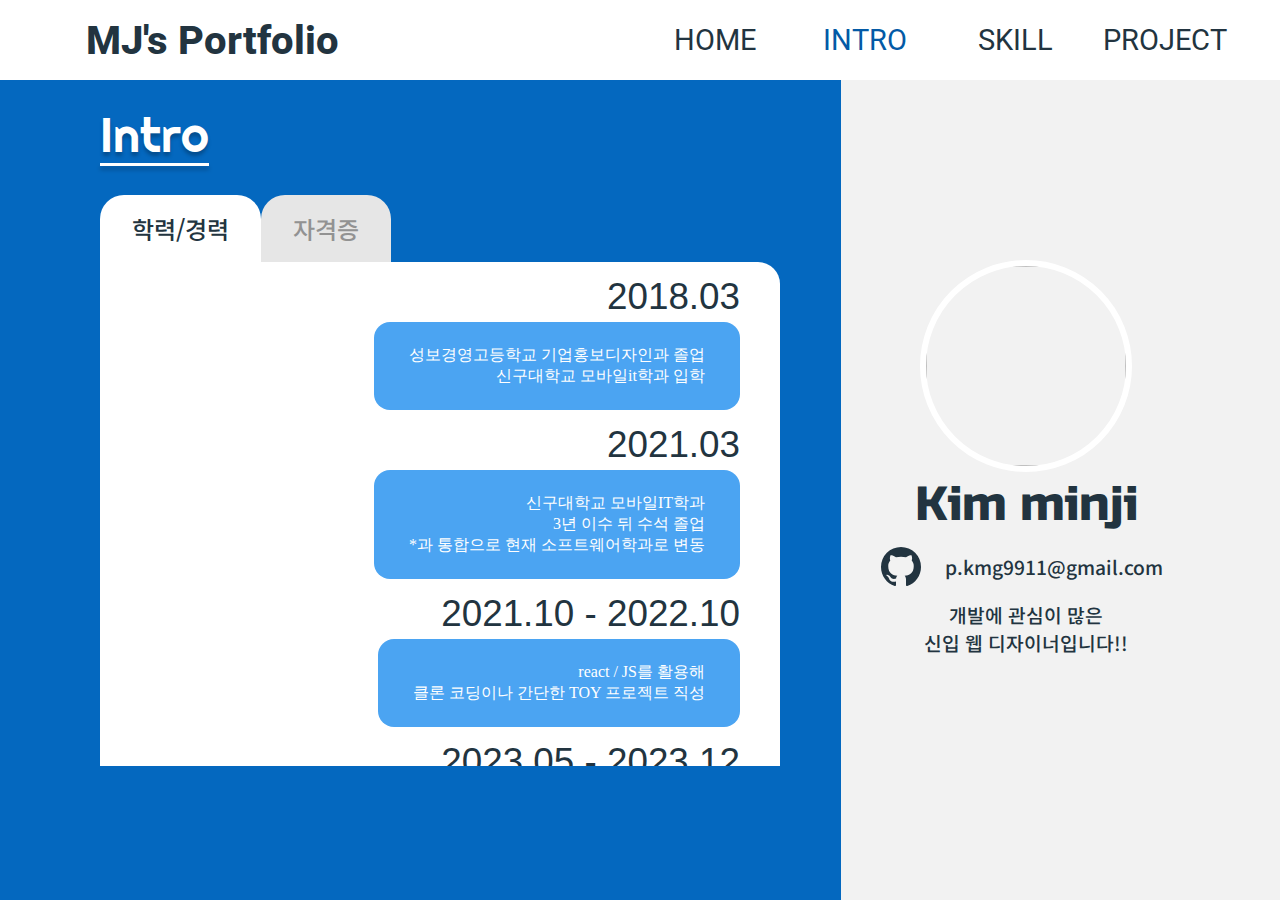
<file: html/intro.html>
<!DOCTYPE html>
<html lang="ko">
<head>
    <meta charset="UTF-8">
    <link rel="stylesheet" href="../css/base.css" />
    <link rel="stylesheet" href="../css/intro.css" />
    <script src="https://code.jquery.com/jquery-3.6.0.min.js"></script>
    <script src="../js/intro_script.js"></script>
    <meta name="viewport" content="width=device-width, initial-scale=1.0">
    <title>MJ's Portfolio</title>
</head>
<body>
    <header class="center_all">
        <nav>
            <h1 class="roboto-header-logo"><a href="../index.html">MJ's Portfolio</a></h1>
            <ul class="roboro-menu">
                <li><a href="../index.html">HOME</a></li>
                <li class="nav_point"><a href="../html/intro.html">INTRO</a></li>
                <li><a href="../html/skill.html">SKILL</a></li>
                <li><a href="../html/project.html">PROJECT</a></li>
            </ul>
        </nav>
    </header>
    <div class="content_element center_all">
        <ul>
            <li id="intro">
                <ul>
                    <li id="intro_career_Information">
                        <h2 class="Righteous-title">Intro</h2>
                        <article class="intro_content">
                            <ul class="tabmenu">
                                <li class="on">
                                    <h2 class="noto-sans-kr-careerTag"><a href="#">학력/경력</a></h2>
                                    <div class="career tabcon">
                                        <ul class="careerlist">
                                            <li>
                                                <p>2018.03</p>
                                                <div>
                                                    성보경영고등학교 기업홍보디자인과 졸업 <br>
                                                    신구대학교 모바일it학과 입학
                                                </div>
                                            </li>
                                            <li>
                                                <p>2021.03</p>
                                                <div>
                                                    신구대학교 모바일IT학과 <br>
                                                    3년 이수 뒤 수석 졸업 <br>
                                                    *과 통합으로 현재 소프트웨어학과로 변동
                                                </div>
                                            </li>
                                            <li>
                                                <p>2021.10 - 2022.10</p>
                                                <div>
                                                    react / JS를 활용해 <br>
                                                    클론 코딩이나 간단한 TOY 프로젝트 직성
                                                </div>
                                            </li>
                                            <li>
                                                <p>2023.05 - 2023.12</p>
                                                <div>
                                                    성남시 청년희망인턴 청년청소년과 재직 <br>
                                                    청년지원센터에 관련된 취 · 창업 프로젝트에 필요한 업무 지원 및 <br>
                                                    청년 관련 컨텐츠,  자료 시각화 업무 수행 <br>
                                                    (카드뉴스, 사이니치 배너)
                                                </div>
                                            </li>
                                            <li>
                                                <p>2024.09- 2025.03</p>
                                                <div>
                                                    한국 잡월드에서 진행하는 메타버스 인턴십 - 인턴IN메타 진행 <br>
                                                    경영기획사무(3기)  / 응용SW개발(4기) 수료 완료 
                                                </div>
                                            </li>                                                                                                                                                    
                                        </ul>
                                    </div>
                                </li>
                                <li>
                                    <h2 class="noto-sans-kr-careerTag"><a href="#">자격증</a></h2>
                                    <div class="license tabcon">
                                        <ul class="careerlist two">
                                            <li>
                                                <p>2015.07</p>
                                                <div>
                                                    컴퓨터활용능력2급 취득 <br>
                                                    대한상공회의소
                                                </div>
                                            </li>
                                            <li>
                                                <p>2015.08</p>
                                                <div>
                                                    정보기술자격(ITQ) 아래한글 A등급 취득 <br>
                                                    한국생산성본부(KPC)
                                                </div>
                                            </li>                                    
                                            <li>
                                                <p>2016.01</p>
                                                <div>
                                                    정보기술자격(ITQ) 파워포인트, 엑셀 A등급 취득 <br>
                                                    한국생산성본부(KPC)
                                                </div>
                                            </li>
                                            <li>
                                                <p>2017.07</p>
                                                <div>
                                                    컴퓨터그래픽스운용기능사 취득 <br>
                                                    한국산업인력공단
                                                </div>
                                            </li>
                                            <li>
                                                <p>2017.12</p>
                                                <div>
                                                    전자상거래운용사 취득 <br>
                                                    대한상공회의소
                                                </div>
                                            </li>                                    
                                            <li>
                                                <p>2021.06</p>
                                                <div>
                                                    정보처리산업기사 취득 <br>
                                                    한국산업인력공단
                                                </div>
                                            </li>                                                                                                                                                    
                                        </ul>
                                    </div>
                                </li>
                            </ul>
                        </article>
                    </li>
                    <li id="intro_minji_Information">
                        <ul>
                            <li><img id="intro_minji_image"></li>
                            <li class="russo-one-regular-minji-name">Kim minji</li>
                            <li>
                                <a href="https://github.com/LATIsi" target='_blank'>
                                    <div class="mdi--github"></div>
                                </a>
                                <p class="noto-sans-kr-minji-text">p.kmg9911@gmail.com</p>
                            </li>
                            <li class="noto-sans-kr-minji-text">
                                개발에 관심이 많은 <br>
                                신입 웹 디자이너입니다!!
                            </li>
                            <li> </li>
                        </ul>
                    </li>
                </ul>
            </li>
        </ul>
    </div>
</body>
</html>
</file>
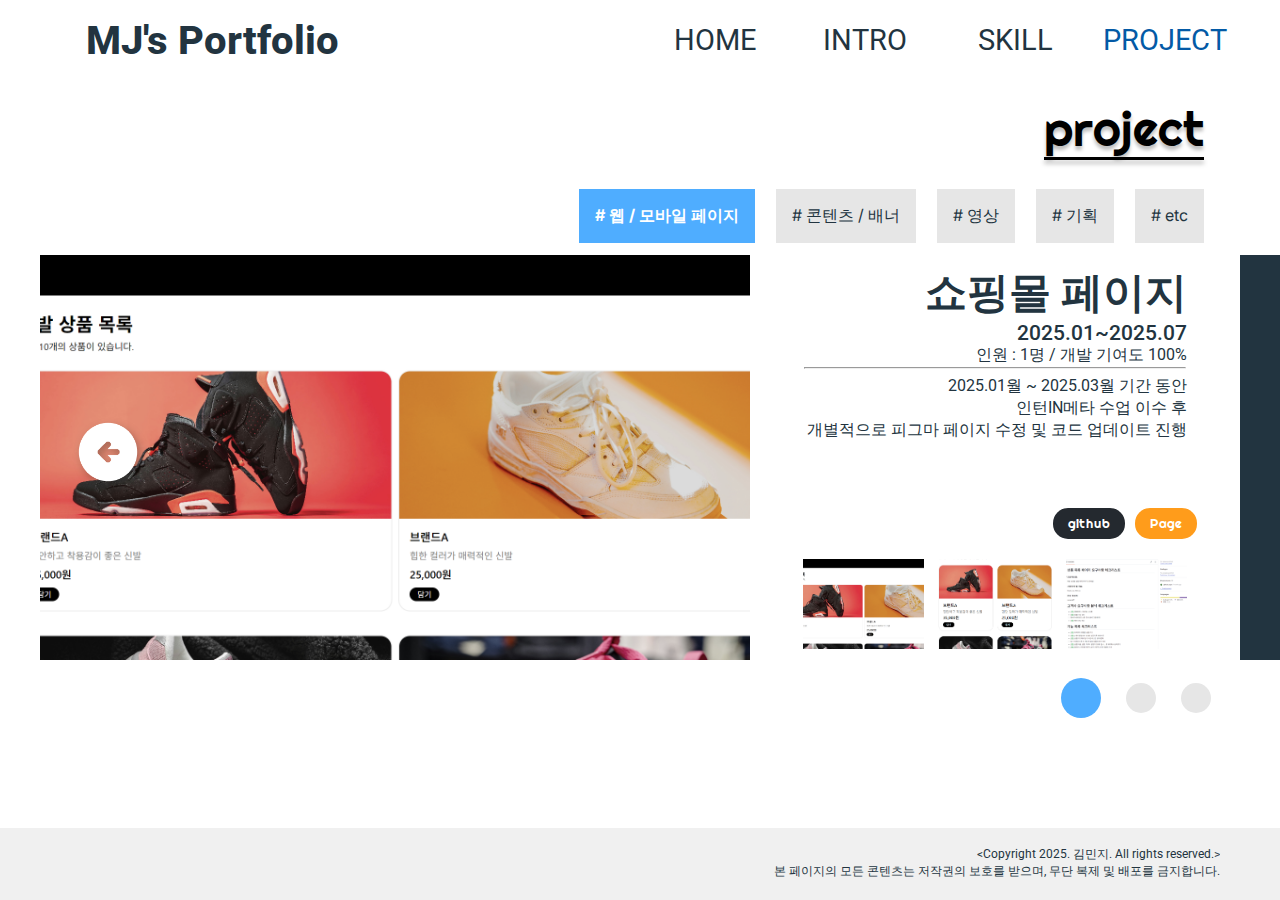
<file: html/project.html>
<!DOCTYPE html>
<html lang="ko">
<head>
    <meta charset="UTF-8">
    <link rel="stylesheet" href="../css/base.css" />
    <link rel="stylesheet" href="../css/project.css" />
    <script src="https://code.jquery.com/jquery-3.6.0.min.js"></script>
    <script src="../js/project_script.js"></script>
    <script src="../js/menu.js"></script>
    <meta name="viewport" content="width=device-width, initial-scale=1.0">
    <title>MJ's Portfolio</title>
</head>
<body>
    <header class="center_all">
        <nav>
            <h1 class="roboto-header-logo"><a href="../index.html">MJ's Portfolio</a></h1>
            <ul class="roboro-menu">
                <li><a href="../index.html">HOME</a></li>
                <li><a href="../html/intro.html">INTRO</a></li>
                <li><a href="../html/skill.html">SKILL</a></li>
                <li class="nav_point"><a href="../html/project.html">PROJECT</a></li>
            </ul>
        <img src="../image/material-symbols--menu-rounded.png" class="menu_mobile">
        </nav>
    </header>
    <div class="content_element center_all">
        <ul>
            <li id="project">
                <h2 class="Righteous-title">project</h2>
                <ul class="category">
                    <li class="inter-category-select-bold"># 웹 / 모바일 페이지</li>
                    <li># 콘텐츠 / 배너</li>
                    <li># 영상</li>
                    <li># 기획</li>
                    <li># etc</li>
                </ul>
                <ul class="project_content">
                    <div></div>                    
                    <li class="web_project">
                        <ul class="web_list list_on">
                        </ul>
                        <ul class="content_list">
                        </ul>
                        <ul class="video_list">
                        </ul>
                        <ul class="plan_list">
                        </ul>
                        <ul class="etc_list">
                        </ul>                                              
                    </li>
                    <li class="icon">
                        <ul class="lefticon">
                            <img src="../image/4_project/icon/material-symbols--arrow-circle-left-rounded.png">
                        </ul>
                        <ul class="righticon">
                           <img src="../image/4_project/icon/material-symbols--arrow-circle-right-rounded.png">
                        </ul>
                    </li>
                    <ul class="select_list">
                    </ul>
                </ul>
                <footer>
                    <ul>
                        <li>
                            <pre class="roboto-capyright">&lt;Copyright 2025. 김민지. All rights reserved.&gt;
                                본 페이지의 모든 콘텐츠는 저작권의 보호를 받으며, 무단 복제 및 배포를 금지합니다.</pre>
                        </li>
                    </ul>
                </footer>
            </li>
        </ul>
    </div>
    <div class="popup">
        <img>
    </div>
</body>
</html>
</file>
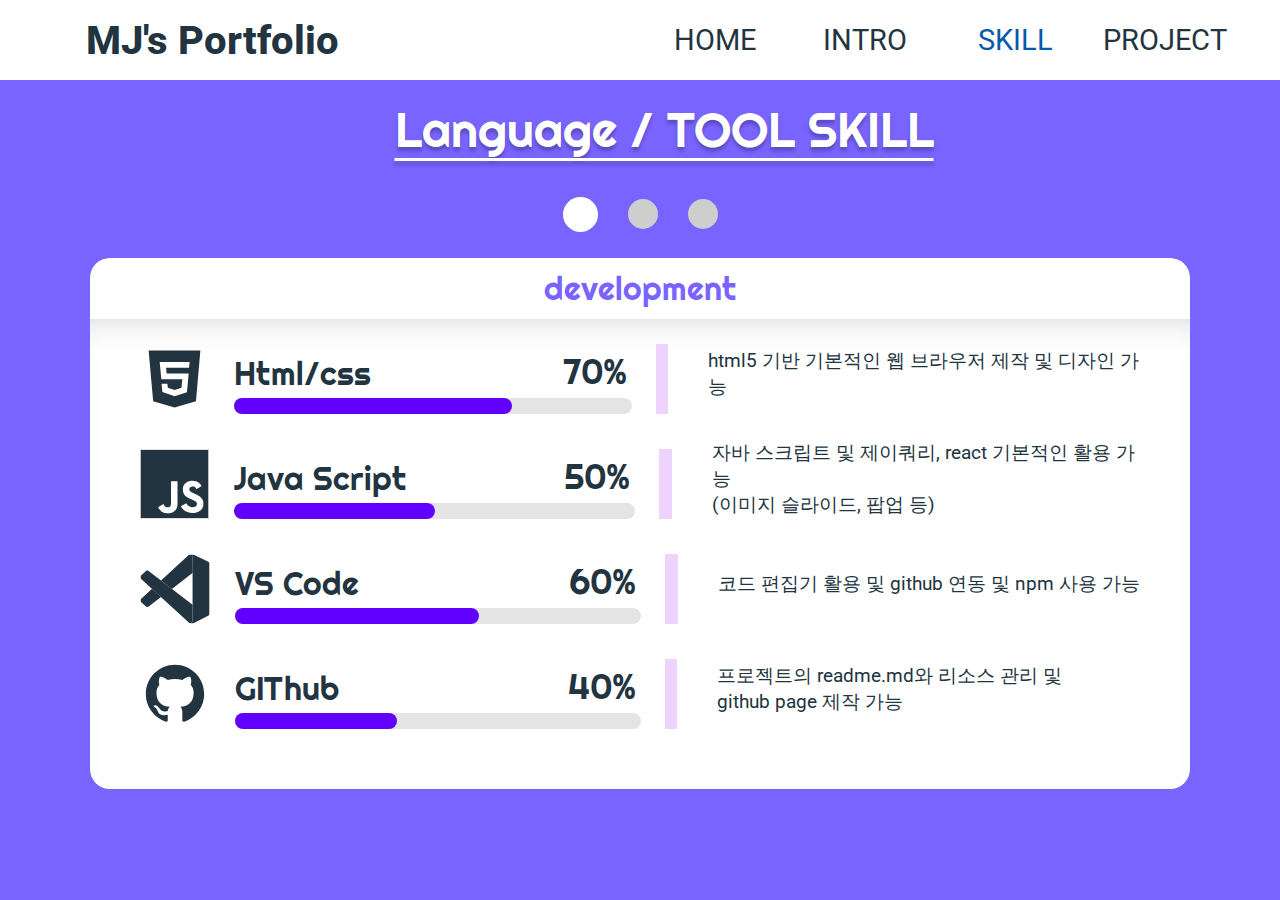
<file: html/skill.html>
<!DOCTYPE html>
<html lang="ko">
<head>
    <meta charset="UTF-8">
    <link rel="stylesheet" href="../css/base.css" />
    <link rel="stylesheet" href="../css/skill.css" />
    <script src="https://code.jquery.com/jquery-3.6.0.min.js"></script>
    <script src="../js/skill_script.js"></script>
    <script src="../js/menu.js"></script>
    <meta name="viewport" content="width=device-width, initial-scale=1.0">
    <title>MJ's Portfolio</title>
</head>
<body>
    <header class="center_all">
        <nav>
            <h1 class="roboto-header-logo"><a href="../index.html">MJ's Portfolio</a></h1>
            <ul class="roboro-menu">
                <li><a href="../index.html">HOME</a></li>
                <li><a href="../html/intro.html">INTRO</a></li>
                <li class="nav_point"><a href="../html/skill.html">SKILL</a></li>
                <li><a href="../html/project.html">PROJECT</a></li>
            </ul>
        </nav>
        <img src="../image/material-symbols--menu-rounded.png" class="menu_mobile">
    </header>
    <div class="content_element center_all ">
        <ul>
            <li id="skill">
                <ul>
                    <li>
                        <h2 class="Righteous-title">Language / TOOL SKILL</h2>
                    </li>
                    <ul class="skill_button">
                        <li class="development_button skill_set"></li>
                        <li class="design_button"></li>
                        <li class="office_work_button"></li>
                    </ul>
                    <ul class="skill_contents">
                        <li class="development_content">
                           <ul>
                                <li class="skill_tag">
                                    <h2 class="Righteous-skill-title development_text_color">development</h2>
                                </li>
                                <li class="skill_list">
                                    <ul>
                                        <li>
                                            <img class="flowbite--html-solid">
                                            <div class="skill_description_main">
                                                <ul>
                                                    <li class="skill_title_text">
                                                        <span>Html/css</span>
                                                        <span>70%</span>   
                                                    </li>
                                                    <li class="skill_title_gauge">
                                                        <span class="gauge development_gauge gauge_70"> </span>
                                                        <span class="gauge_bg"> </span>
                                                    </li>
                                                </ul>
                                            </div>
                                           <div class="skill_description_descript">
                                                <span class="development_line"> </span>
                                                <p class="roboto-skill-description">
                                                    html5 기반 기본적인 웹 브라우저 제작 및 디자인 가능
                                                </p>
                                            </div>
                                        </li>                                        
                                        <li>
                                            <img class="cib--javascript">
                                            <div class="skill_description_main">
                                                <ul>
                                                    <li class="skill_title_text">
                                                        <span>Java Script</span>
                                                        <span>50%</span>   
                                                    </li>
                                                    <li class="skill_title_gauge">
                                                        <span class="gauge development_gauge gauge_50"> </span>
                                                        <span class="gauge_bg"> </span>
                                                    </li>
                                                </ul>
                                            </div>
                                           <div class="skill_description_descript">
                                                <span class="development_line"> </span>
                                                <p class="roboto-skill-description">
                                                    자바 스크립트 및 제이쿼리, react 기본적인 활용 가능 <br class="show_on">
                                                    (이미지 슬라이드, 팝업 등)
                                                </p>
                                            </div>
                                        </li>                                      
                                        <li>
                                            <img class="akar-icons--vscode-fill">
                                            <div class="skill_description_main">
                                                <ul>
                                                    <li class="skill_title_text">
                                                        <span>VS Code</span>
                                                        <span>60%</span>   
                                                    </li>
                                                    <li class="skill_title_gauge">
                                                        <span class="gauge development_gauge gauge_60"> </span>
                                                        <span class="gauge_bg"> </span>
                                                    </li>
                                                </ul>
                                            </div>
                                           <div class="skill_description_descript">
                                                <span class="development_line"> </span>
                                                <p class="roboto-skill-description">
                                                    코드 편집기 활용 및 github 연동 및 npm 사용 가능
                                                </p>
                                            </div>
                                        </li>
                                        <li>
                                            <img class="ri--github-fill ">
                                            <div class="skill_description_main">
                                                <ul>
                                                    <li class="skill_title_text">
                                                        <span>GIThub</span>
                                                        <span>40%</span>   
                                                    </li>
                                                    <li class="skill_title_gauge">
                                                        <span class="gauge development_gauge gauge_40"> </span>
                                                        <span class="gauge_bg"> </span>
                                                    </li>
                                                </ul>
                                            </div>
                                           <div class="skill_description_descript">
                                                <span class="development_line"> </span>
                                                <p class="roboto-skill-description">
                                                   프로젝트의 readme.md와 리소스 관리 및 <br class="show_on">
                                                   github page 제작 가능
                                                </p>
                                            </div>
                                        </li>
                                    </ul>
                                </li>                                
                            </ul>
                        </li>
                        <li class="design_content">
                            <ul>
                                <li class="skill_tag">
                                    <h2 class="Righteous-skill-title design_text_color">design</h2>
                                </li>
                                <li class="skill_list">
                                    <ul>
                                        <li>
                                            <img class="file-icons--adobe-photoshop">
                                            <div class="skill_description_main">
                                                <ul>
                                                    <li class="skill_title_text">
                                                        <span>Photoshop</span>
                                                        <span>70%</span>   
                                                    </li>
                                                    <li class="skill_title_gauge">
                                                        <span class="gauge design_gauge gauge_70"> </span>
                                                        <span class="gauge_bg"> </span>
                                                    </li>
                                                </ul>
                                            </div>
                                           <div class="skill_description_descript">
                                                <span class="design_line"> </span>
                                                <p class="roboto-skill-description">
                                                    Photoshop 2025 기반 기능 활용 가능 <br  class="show_on">
                                                    ( 이미지 편집, 효과, 레이어스타일, 누끼 등)
                                                </p>
                                            </div>
                                        </li>                                        
                                        <li>
                                            <img class="file-icons--adobe-premiere">
                                            <div class="skill_description_main">
                                                <ul>
                                                    <li class="skill_title_text">
                                                        <span>Premiere</span>
                                                        <span>50%</span>   
                                                    </li>
                                                    <li class="skill_title_gauge">
                                                        <span class="gauge design_gauge gauge_50"> </span>
                                                        <span class="gauge_bg"> </span>
                                                    </li>
                                                </ul>
                                            </div>
                                           <div class="skill_description_descript">
                                                <span class="design_line"> </span>
                                                <p class="roboto-skill-description">
                                                    Premiere 2025 기능 기능 활용 가능 <br  class="show_on">
                                                    ( 영상 자르기, 영상 합치기, AI대본 기반 자막 생성, <br  class="show_on">
                                                    색조 변환, 효과 등 )
                                                </p>
                                            </div>
                                        </li>                                      
                                        <li>
                                            <img class="noto--mango">
                                            <div class="skill_description_main">
                                                <ul>
                                                    <li class="skill_title_text">
                                                        <span>Mangoboard</span>
                                                        <span>70%</span>   
                                                    </li>
                                                    <li class="skill_title_gauge">
                                                        <span class="gauge design_gauge gauge_70"> </span>
                                                        <span class="gauge_bg"> </span>
                                                    </li>
                                                </ul>
                                            </div>
                                           <div class="skill_description_descript">
                                                <span class="design_line"> </span>
                                                <p class="roboto-skill-description">
                                                    망고보드 기본적인 템플릿으로 포스터 및 <br  class="show_on">
                                                    카드뉴스, 배너 제작가능 
                                                </p>
                                            </div>
                                        </li>
                                        <li>
                                            <img class="solar--figma-bold">
                                            <div class="skill_description_main">
                                                <ul>
                                                    <li class="skill_title_text">
                                                        <span>figma</span>
                                                        <span>90%</span>   
                                                    </li>
                                                    <li class="skill_title_gauge">
                                                        <span class="gauge design_gauge gauge_90"> </span>
                                                        <span class="gauge_bg"> </span>
                                                    </li>
                                                </ul>
                                            </div>
                                           <div class="skill_description_descript">
                                                <span class="design_line"> </span>
                                                <p class="roboto-skill-description">
                                                    figma로 기본적인 웹페이지 / 모바일 페이지 디자인 가능 <br  class="show_on">
                                                    (스타일 및 변수, 프로토타입, 플러그인 등)
                                                </p>
                                            </div>
                                        </li>
                                    </ul>
                                </li>                                
                            </ul>
                        </li>                        
                        <li class="office_work_content">
                             <ul>
                                <li class="skill_tag">
                                    <h2 class="Righteous-skill-title office_work_text_color">office_work</h2>
                                </li>
                                <li class="skill_list">
                                    <ul>
                                        <li>
                                            <img class="mdi--file-word">
                                            <div class="skill_description_main">
                                                <ul>
                                                    <li class="skill_title_text">
                                                        <span>Word</span>
                                                        <span>70%</span>   
                                                    </li>
                                                    <li class="skill_title_gauge">
                                                        <span class="gauge office_work_gauge gauge_70"> </span>
                                                        <span class="gauge_bg"> </span>
                                                    </li>
                                                </ul>
                                            </div>
                                           <div class="skill_description_descript">
                                                <span class="office_work_line"> </span>
                                                <p class="roboto-skill-description">
                                                    워드 2016 / 한컴 2016 기반 활용 가능
                                                </p>
                                            </div>
                                        </li>                                        
                                        <li>
                                            <img class="ph--microsoft-excel-logo ">
                                            <div class="skill_description_main">
                                                <ul>
                                                    <li class="skill_title_text">
                                                        <span>Excel</span>
                                                        <span>50%</span>   
                                                    </li>
                                                    <li class="skill_title_gauge">
                                                        <span class="gauge office_work_gauge gauge_50"> </span>
                                                        <span class="gauge_bg"> </span>
                                                    </li>
                                                </ul>
                                            </div>
                                           <div class="skill_description_descript">
                                                <span class="office_work_line"> </span>
                                                <p class="roboto-skill-description">
                                                    함수 및 조건부서식 활용 가능
                                                </p>
                                            </div>
                                        </li>                                      
                                        <li>
                                            <img class="file-icons--microsoft-powerpoint">
                                            <div class="skill_description_main">
                                                <ul>
                                                    <li class="skill_title_text">
                                                        <span>PowerPoint</span>
                                                        <span>70%</span>   
                                                    </li>
                                                    <li class="skill_title_gauge">
                                                        <span class="gauge office_work_gauge gauge_70"> </span>
                                                        <span class="gauge_bg"> </span>
                                                    </li>
                                                </ul>
                                            </div>
                                           <div class="skill_description_descript">
                                                <span class="office_work_line"> </span>
                                                <p class="roboto-skill-description">
                                                    시각 자료 제작 및 프레젠테이션 제작 가능
                                                </p>
                                            </div>
                                        </li>
                                        <li>
                                            <img class="ri--notion-fill">
                                            <div class="skill_description_main">
                                                <ul>
                                                    <li class="skill_title_text">
                                                        <span>Notion</span>
                                                        <span>40%</span>   
                                                    </li>
                                                    <li class="skill_title_gauge">
                                                        <span class="gauge office_work_gauge gauge_40"> </span>
                                                        <span class="gauge_bg"> </span>
                                                    </li>
                                                </ul>
                                            </div>
                                           <div class="skill_description_descript">
                                                <span class="office_work_line"> </span>
                                                <p class="roboto-skill-description">
                                                   기본적인 사용법 숙지 및 활용 가능
                                                </p>
                                            </div>
                                        </li>
                                    </ul>
                                </li>                                
                            </ul>
                        </li>
                    </ul>
                </ul>
            </li>
        </ul>
    </div>
</body>
</html>
</file>
<file: css/base.css>
@charset "utf-8";

/* 폰트 import 정리 */

/* google - roboto font */
@import url('https://fonts.googleapis.com/css2?family=Roboto:ital,wght@0,100..900;1,100..900&display=swap');

/* google - Righteous font */
@import url('https://fonts.googleapis.com/css2?family=Righteous&display=swap');

/* google - Noto Sans Korean font */
@import url('https://fonts.googleapis.com/css2?family=Noto+Sans+KR:wght@100..900&display=swap');

/* google - NATS font */
@import url('https://fonts.cdnfonts.com/css/nats');

/* google - Russo One font */
@import url('https://fonts.googleapis.com/css2?family=Russo+One&display=swap');

/* google - Inter font */
@import url('https://fonts.googleapis.com/css2?family=Inter:ital,opsz,wght@0,14..32,100..900;1,14..32,100..900&display=swap');






/*기본적인 css*/

*{
    margin: 0;
    padding: 0;
    color:#223440;
}

html, body{
    position: relative;
    width: 100%;
    height: 100%;
}
a{
    text-decoration: none;
    color: inherit;
}

ul{
    list-style: none;
}

button{
    cursor: pointer;
}

.center_all {
    width: 1200px;
    background-color: white;
    margin: 0 auto;
}

img{
    background-size: cover;
}





/*로고, 메뉴 font*/

.roboto-header-logo {
    font-family: "Roboto", sans-serif;
    font-optical-sizing: auto;
    font-weight: 800;
    font-size: 40px;
    font-style: normal;
}

.roboro-menu{
    font-family: "Roboto", sans-serif;
    font-optical-sizing: auto;
    font-weight: 400;
    font-size: 1.8rem;
    font-style: normal;
}

.Righteous-title{
  font-family: "Righteous", sans-serif;
  font-weight: 400;
  font-optical-sizing: auto;
  font-style: normal;
  text-shadow: 0px 3.81px 3.81px rgba(0, 0, 0,0.25);
  text-decoration: underline;
  text-decoration-color: currentColor;
  color:white;
  text-decoration-thickness: 6%;
  text-underline-offset : 23.5%;
  font-size: 3rem;
}


/*헤더 css*/


header>nav{
    background-color: white;
    height: 80px;
    display: flex;
    align-items: center;
    position: relative;
    text-align: center;
    line-height : 45px;
}

header>nav>h1{
    height: 45px;
    width: 345px;
}

header>nav>ul{
    position: absolute;
    right: 0px;
    display: flex;
    margin: auto;
}

header>nav>ul>li>a{
    width: 150px;
    height: 45px;
    display: block;
    margin: auto 0 ;
}

header>nav>ul>li>a:hover{
    color: #FFC31F;
}

.nav_point{
    color: #035AA6;
}

.nav_point>a:hover{
    color: #035AA6;
}

/*전체적인 컨텐츠 부분 영역 지정*/

.content_element{
    height: calc(100% - 80px);
    width: inherit;
    background-color: white;
}

.content_element>ul {
    height: 100%;
    width: inherit; 
}

.content_element>ul>li{
    height: inherit;
    width: inherit;
    position: relative;
}



/* 버튼 애니메이션 */

.someDiv{
    -webkit-transition: all 0.5s ease;
    -moz-transition: all 0.5s ease;
    -o-transition: all 0.5s ease;
    transition: all 0.5s ease;
}


/* 모바일 메뉴 아이콘 */

.menu_mobile{
    display: none;
}



@media all and (max-width:1200px) {

    .center_all {
        width: 100%;
    }

    .content_element{
        /* 모바일에서 하단바 / 상단바 고려해서 이렇게 함4*/
        height: 100dvh;
        width: 100%;
        background-color: none;
    }

    header>nav{
        position:fixed;
        top:0;
        left: 0;
        display:block;
        text-align: right;
        line-height : 55px;
        z-index: 1000;
        background-color: none;
        display: none;
        filter: drop-shadow(0px 8px 5px rgba(0,0,0,0.10))
    }

     header>nav>ul{
        position: absolute;
        display: block;
        top: 3rem;
        left: 50%;
        width: max-content;
        height: max-content;
        background-color: white;
        border-radius: 20px;
        margin : 0 10vw 0 calc(10vw - 1rem);
        padding: 1rem;
    }

    .roboto-header-logo{
        display: none;
    }

    header>nav>ul>li>a{
        width: calc(80vw - 2rem);
        height: 45px;
        display: block;
        margin: 1rem 0;
        margin-right: 2rem;
    }

    .menu_mobile{
        display: block;        
        position: fixed;
        top:3dvh;
        right:5vw;
        width: 4rem;
        height: 4rem;
        z-index: 900;
        filter: drop-shadow(0px 1.77px 2px rgba(0,0,0,0.25))
    }

    header>nav.show {
	    display: block;
    }

}


@media all and (max-width:560px) {
    
    .Righteous-title{
        font-size: 2.5rem;
        padding: 0 10vw;
        text-align: left;
    }
}
</file>
<file: css/intro.css>
@charset "utf-8";


/*인트로 font*/

.noto-sans-kr-careerTag {
  font-family: "Noto Sans KR", sans-serif;
  font-optical-sizing: auto;
  font-weight: 500;
  font-style: normal;
  font-size: 1.5rem;
}

.careerlist>li>p{
    font-family: 'NATS', sans-serif;
    font-size: 2.3rem;
}

.russo-one-regular-minji-name {
  font-family: "Russo One", sans-serif;
  font-weight: 400;
  font-style: normal;
  font-size: 3rem;
}

.noto-sans-kr-minji-text {
  font-family: "Noto Sans KR", sans-serif;
  font-optical-sizing: auto;
  font-weight: 500;
  font-style: normal;
  font-size: 1.2rem;
  line-height: auto;
}




/*인트로 화면*/

#intro{
    background-color: #0468BF;
    position: relative;
    overflow: hidden;
}


#intro>ul{
    margin: auto;
    width: 1200px;
    height: 100%;
    display: block;
    display: flex;
}

#intro_career_Information{
    width:65%;
    margin: 2% 0px 0px 5%;
}

#intro_minji_Information{
    width: 35%;
    background-color:#F2F2F2;
    z-index: 3;
}


/*인트로 카테고리 및 메시지 창*/

.intro_content{
    margin: 30px 20px 0 0;
    position: relative;
}


/* 카테고리 */


/* 카테고리 폰트 */


.tabmenu{
  display: flex;
}

.tabmenu>li{
  width:fit-content;
}

.tabmenu>li>h2>a{
  width: auto;
  display: block;
  background-color: #E6E6E6;
  color:#929292;
  padding: 1rem 2rem;
  border-radius: 1.5rem 1.5rem 0px 0px;
  text-align: center;
}

.tabcon{
  width: 850px;
  position: absolute;
  left: 0;
}

.license{
  display: none;
}

/* 경력/학력 관련 태그 */

.careerlist{
    width: 80%;
    padding-bottom: 1%;
    margin: 0px 20px 20px 0;
    height: 55vh;
    background-color: white;
    border-radius: 0 22px 0 0 ;
    display: flex;
    overflow-y: auto;
    flex-direction: column;
}

.careerlist>li{
    margin: 0 10px 0 auto;
    display: inline-block;
    padding: 10px 30px 0px 30px;
    width: fit-content;
    height: fit-content;
    text-align: right;
}

.careerlist>li>p{
    height: 50px;
    display: block;
    line-height:50px;
}
.careerlist>li>div{
    border-radius: 16px;
    padding: 23px 35px;
    background-color: #4BA4F2;
    color:white;
}

/* 자격증 관련 태그 */

.two>li>div{
    background-color: #515151;
}


/* 카테고리 선택 및 색 변화*/

.tabmenu>li.on>h2>a{
  background-color: white;
  color: #223440;   
}


/* 메시지창 스크롤바 디자인 */

 .careerlist::-webkit-scrollbar {
    width: 15px;

  }
  .careerlist::-webkit-scrollbar-thumb {
    background-color: #C4D1DA;
    border-radius: 10px;
  }
  .careerlist::-webkit-scrollbar-track {
    background-color:none;
    
  }




/* 상태화면 */



#intro_minji_Information{
  position: relative;
}


#intro_minji_Information>ul{
  position: absolute;
  align-items: center;
  text-align: center;
  padding: 20vh 2vw;
  width: 80%;
  height: 100%;
  margin: auto 0;
  display: block;
}

#intro_minji_Information>ul>li{
  position:relative;
  z-index: 5;
}


#intro_minji_image{
    object-fit:cover;
    width: 200px;
    height: 200px;
    background-size:cover;
    background-position: center;
    background-repeat: no-repeat;
    border: solid white 6px;
    border-radius: 50%;
}

#intro_minji_Information>ul>li:nth-child(3){
  margin: 5px;
  display: flex;
  align-items: center;
}

#intro_minji_Information>ul>li:nth-child(3)>a{
  margin: 5px;
  display: flex;
  align-items: center;
}


#intro_minji_Information>ul>li:nth-child(5){
  position: absolute;
  align-items: center;
  text-align: center;
  width: 300%;
  height: 100%;
  top:0;
  left: 0;
  display: block;
  background-color:#F2F2F2;
  z-index: 1;
}

/* 깃허브 아이콘 */

.mdi--github {
  display: inline-block;
  width: 48px;
  height: 48px;
  --svg: url("data:image/svg+xml,%3Csvg xmlns='http://www.w3.org/2000/svg' viewBox='0 0 24 24'%3E%3Cpath fill='%23000' d='M12 2A10 10 0 0 0 2 12c0 4.42 2.87 8.17 6.84 9.5c.5.08.66-.23.66-.5v-1.69c-2.77.6-3.36-1.34-3.36-1.34c-.46-1.16-1.11-1.47-1.11-1.47c-.91-.62.07-.6.07-.6c1 .07 1.53 1.03 1.53 1.03c.87 1.52 2.34 1.07 2.91.83c.09-.65.35-1.09.63-1.34c-2.22-.25-4.55-1.11-4.55-4.92c0-1.11.38-2 1.03-2.71c-.1-.25-.45-1.29.1-2.64c0 0 .84-.27 2.75 1.02c.79-.22 1.65-.33 2.5-.33s1.71.11 2.5.33c1.91-1.29 2.75-1.02 2.75-1.02c.55 1.35.2 2.39.1 2.64c.65.71 1.03 1.6 1.03 2.71c0 3.82-2.34 4.66-4.57 4.91c.36.31.69.92.69 1.85V21c0 .27.16.59.67.5C19.14 20.16 22 16.42 22 12A10 10 0 0 0 12 2'/%3E%3C/svg%3E");
  background-color: currentColor;
  -webkit-mask-image: var(--svg);
  mask-image: var(--svg);
  -webkit-mask-repeat: no-repeat;
  mask-repeat: no-repeat;
  -webkit-mask-size: 100% 100%;
  mask-size: 100% 100%;
  margin-right: 15px;
}



/* 태블릿 및 모바일*/




@media all and (max-width:1200px) {
  #intro>ul{
    flex-direction: row-reverse;
    width: 100vw;
  }

  #intro_minji_Information{
    width: 100vw;
    height: 45vh;
    background-color: transparent;
  }
  
  #intro_minji_Information>ul{
    width: 100vw;
    height: max-content;
    padding: 1vh 2vw;
  }

    #intro_minji_Information>ul>li:nth-child(5){
    border-radius: 0 0 3rem 3rem ;
    width: 100vw;
    padding: 0.5rem;
  }

   #intro_minji_image{
    width: 130px;
    height: 130px;
  }

  #intro_minji_Information>ul>li:nth-child(3){
    justify-content: center;
    margin: 0;
  }

  #intro_career_Information{
    height: calc(100vh - 43vh);
    width: calc(100vw - 2rem);
    bottom:0;
    position: absolute;
    right:1rem;
  }

  .Righteous-title{
    display: none;
  }

  .intro_content{
    margin: 0;
  }

  .tabmenu>li{
    width: 50vw;
    margin-left: auto;
  }

  .tabcon,.careerlist {
    width: calc(100vw - 2rem);
    border-radius: 0;
  }

  .careerlist {
    height: calc(100vh - 51.5vh);
  }

}

@media all and (max-width:480px) {

}
</file>
<file: css/project.css>
@charset "utf-8";

/*프로젝트 font*/

.Righteous-title {
  color:black;
}

.category>li{
  font-family: "Inter", sans-serif;
  font-optical-sizing: auto;
  font-weight: 400;
  font-style: normal;
  font-size: 1rem;
  background-color: #E6E6E6;
  color:#223440;
}

li .inter-category-select-bold {
  font-family: "Inter", sans-serif;
  font-optical-sizing: auto;
  font-weight: 700;
  font-style: normal;
  background-color: #4FADFF;
  color:white;
}

.roboto-project-content-title {
    font-family: "Roboto", sans-serif;
    font-optical-sizing: auto;
    font-weight: 600;
    font-size: 2.6rem;
    font-style: normal;
}


.roboto-project-content-date {
    font-family: "Roboto", sans-serif;
    font-optical-sizing: auto;
    font-weight: 500;
    font-size: 1.3rem;
    font-style: normal;
}


.roboto-project-content-description {
    font-family: "Roboto", sans-serif;
    font-optical-sizing: auto;
    font-weight: 400;
    font-size: 1rem;
    font-style: normal;
}



.Righteous-project-content-buttons{
  font-family: "Righteous", sans-serif;
  font-weight: 400;
  font-optical-sizing: auto;
  font-style: normal;
  color:white;
  font-size: 0.8rem;
  gap: 10px;
  display: flex;
  margin-right:-10px;
}



.roboto-capyright{
    font-family: "Roboto", sans-serif;
    font-optical-sizing: auto;
    font-weight: 400;
    font-size: 12px;
    font-style: normal;
}





















/*프로젝트 화면*/


.content_element{
    overflow: hidden;
}

#project{
    height: calc(100% - 80px);
    width: 100%;
    position: relative;
    display: flex;
    flex-direction: column;
}

.content_element>ul{
    width: 1200px;
    margin: 0 auto;

}

#project>h2{
    margin: 1.5% 3%;
    text-align: right;
}

.project_content{
    position: relative;
    height: 45vh;
}

/* 프로젝트 카테고리 */

.category{
    display: flex;
    gap: 21px;
    margin: 0px 2%;
    padding: 1%;
}


.category>li{
    display: block;
    padding: 1rem;
}

.category>li:nth-child(1){
    margin-left: auto
}



/* 프로젝트 카테고리 */

.web_project{
    position: relative;
    width: auto;
    height: 45vh;
    overflow: visible;
}

.web_project>ul{
    position: absolute;
    top:0;
    left:0;
    width: auto;
    height: 45vh;
    display: none;
}

.web_project>ul>li{
    display: block;
    width: 1200px;
    height: auto;
}

.web_project>ul>li:nth-child(2){
    background-color: rgb(82, 174, 255);
}

.web_project>ul:nth-child(1){
    display: flex;
    background-color:#4FADFF;
}

.web_project>ul:nth-child(2){
    background-color:aqua;
}

.web_project>ul:nth-child(3){
    background-color:darkkhaki;
}

.web_project>ul:nth-child(4){
    background-color:coral;
}


/* 왼쪽, 오른쪽 버튼 아이콘 */


.icon>ul{
    position: absolute;
    width: 130px;
    height: 45vh;
    z-index: 10;
}



.icon>ul:nth-child(1){
    top:0;
    left: 0;
}

.icon>ul:nth-child(2){
    top:0;
    width:100%;
    background-color: #223440;
    left: 1200px;
}


.icon>ul>img{
    width: 70px;
    height: 70px;
    position: absolute;
    top: 40%;
    filter: drop-shadow(3px 4px 4px rgba(0,0,0,0.25))
}

.icon>ul:nth-child(1)>img{
    left: 25%;
}

.icon>ul:nth-child(2)>img{
    left: 5%;
}


/* 왼쪽 보이는 영역 위에 덮가*/

.project_content>div {
  width: 100%;
  height: 50vh;
  position: absolute;
  top:0;
  right:1200px;
  background-color: white;
  z-index: 3;
}


/* 프로젝트 목록 버튼 */


.select_list {
    display: flex;
    gap:25px;
    margin-right: 5px;
    padding: 1.5% 2%;
    justify-content: center;
}


.select_list>li {
    margin: auto 0;
    width: 30px;
    height: 30px;
    background-color: #E6E6E6;
    border-radius: 25px;
}

.select_list>li:nth-child(1) {
    margin-left: auto;
}


li .select_num {
    width: 40px;
    height: 40px;
    background-color: #4FADFF;
}









/* 프로젝트 리스트 컨텐츠 작업 */

.web_list>li{
    overflow: hidden;
}

.contexnt_grop , .project_sub_image {
    display: flex;
}

.contexnt_grop>li:nth-child(1)>img{
    width: 710px;
    height: 45vh;
    object-fit: cover;
    overflow: hidden;
    object-position: 50% 50%;
}

.contexnt_grop>li:nth-child(2){
    background-color: white;
    width: 490px;
    height: 43vh;
    padding: 1vh 50px;
    gap:5px;
}

.content_script{
    text-align: right;
    display: flex;
    height: 100%;
    flex-direction:column;
    padding: 0.2% 0px 0px 0px;
    margin: 0px 0.7%;    
}

.content_script>li:nth-child(3){
    color: #929292;
}


.content_script>li:nth-child(3)>span:nth-child(1)::after{
    content: " / ";
}

.content_script>li:nth-child(4)>hr{
    margin: 0.3%;
}

.content_script>li:nth-child(5) , .content_script>li:nth-child(6) , .content_script>li:nth-child(7){
    margin: 0.7% 0; 
}

.semi_desc{
   padding:0.5% 0;
   flex-grow: 1;
   height: 50px;
}

.semi_desc>p {
   margin: auto 0;
   line-height:1.4rem;
   overflow-wrap: break-word;
}

 .content_script>li:nth-child(6){
   flex-grow: 0.2;
 }

.Righteous-project-content-buttons>li>a{
    display: block;
    padding: 7px 15px;
    border-radius: 15px;
    color:white;
    
}

.Righteous-project-content-buttons>li>a[href="#"]{
    display: none;
}



/* 링크 이동 버튼 색 */

.Righteous-project-content-buttons>li:nth-child(1){
    margin-left: auto;
}

.Righteous-project-content-buttons>li:nth-child(1)>a{
    background-color: #EA4335;
}


.Righteous-project-content-buttons>li:nth-child(2)>a{
    background-color: #7A64FF;
}


.Righteous-project-content-buttons>li:nth-child(3)>a{
    background-color: #24292F;
}


.Righteous-project-content-buttons>li:nth-child(4)>a{
    background-color: #ff9c1b;
}




/* 콘텐츠 이미지 3개 */


.project_sub_image{
    gap:10px;
    height: max-content;
}


.project_sub_image>img{
    width: 50%;
    height: 100%;
    max-height: 10vh;
    object-fit: cover;
    overflow: hidden;
    object-position: 50% 50%;
}

.project_sub_image>img:nth-child(1){
    margin-left: auto;
}


/* 푸터 영역 */


footer{
    text-align: right;
    position: fixed;
    width: 100vw;
    height: 8vh;
    background-color: #F0F0F0;
    bottom: 0;
    left: 0;
}

footer>ul>li{
    position: relative;
    width: 1200px;
    padding-top: 2vh;
    margin: 0 auto;
}



footer>ul>li>pre{
    position: relative;
    margin-right: 20px;
    z-index: 3;
}





/* 팝업 디자인 */

.popup{
    position: absolute;
    width: 100vw;
    height: 100vh;
    background-color: rgba(0,0,0,0.5);
    z-index: 30;
    top:0;
    left:0;
    display: none;
}


.popup>img{
    position: absolute;
    width:auto;
    height:80vh;
    top: 50%;
    left: 50%;
    transform: translate(-50%, -50%);
    background-repeat : no-repeat;
    background-position : center center;
}
</file>
<file: css/skill.css>
@charset "utf-8";



/*스킬 font*/

.skill_title_text>span:nth-child(1) {
  font-family: "Righteous", sans-serif;
  font-weight: 400;
  font-optical-sizing: auto;
  font-style: normal;
  font-size: 2rem;
}

.skill_title_text>span:nth-child(2) {
  font-family: "Righteous", sans-serif;
  font-weight: 400;
  font-optical-sizing: auto;
  font-style: normal;
  font-size: 2.2rem;
}

.Righteous-skill-title{
  font-family: "Righteous", sans-serif;
  font-weight: 400;
  font-optical-sizing: auto;
  font-style: normal;
  color:white;
  font-size: 2rem;
}

.roboto-skill-description {
    font-family: "Roboto", sans-serif;
    font-optical-sizing: auto;
    font-weight: 400;
    font-size: 1.2rem;
    font-style: normal;
}




/*스킬 화면*/

#skill{
    position: relative;
    background-color: #7A64FF;
}

#skill>ul{
    position: relative;
    margin: 0 auto;
    padding: 1.5% 0 0 0;
    width: 1200px;
    display: block;
    text-align: center;
}

#skill>ul>li{
    margin-left: 4%;
}



/* 스킬 버튼 */


.skill_button{
    display: flex;
    justify-content: center;
    gap: 30px;
    height: 40px;
    margin-top: 10px;
    padding: 1.5rem;
}

.skill_button>li{
    border-radius: 50%;
    display: block;
    width: 30px;
    height: 30px;
    margin: auto 0;
    background-color: #CECECE;
}

.skill_button .skill_set{
    width: 35px;
    height: 35px;
    margin: auto 0;
    background-color: white;
}

.select{
    background-color: white;
}


/* 스킬 콘텐츠 노출 */

.skill_contents{
    width: 1100px;
    margin: 0 auto;
}

.skill_contents>li{
    display: none;
}

.skill_contents>li:nth-child(1){
    display: block;
}


/* 스킬 리스트 타이틀 */


.skill_tag{
    border-radius: 20px 20px 0 0;
    background-color: white;
    z-index: 3;
}


.skill_list{
    padding: 0px 40px 20px 40px;
    gap:10px;
    height: 50vh;
    background-color: white;
    border-radius: 0 0 20px 20px ;
    -webkit-box-shadow: inset 0px 22px 39px -32px rgba(66, 68, 90, 0.4);
    -moz-box-shadow: inset 0px 22px 39px -32px rgba(66, 68, 90, 0.4);
    box-shadow: inset 0px 22px 39px -32px rgba(66, 68, 90, 0.4);
    display: flex;
    overflow-x: hidden;
}

.skill_list::-webkit-scrollbar{
  display:none;
}


.skill_list>ul{
    width: 100%;
    height: auto;
}


.skill_list>ul>li{
    width: 100%;
    height: auto;
    display: flex;
    gap: 8% 10px;
    margin: 0px 20px 0px 0px;
    padding: 15px 20px 10px 0px;
}

.skill_list>ul>li:last-child{
    padding-bottom:40px;
}

/* 스킬 리스트 */



.skill_list>ul>li>img{
    width: 70px;
    height: 70px;
    padding: 0;
    margin: 10px 15px 0px 10px;
    align-items: center;
    border: none;
}


.skill_description_main{
    width: 400px;
    padding:5px 0px;
    position: relative;
    gap:10px;
}

.skill_title_text{
    padding:10px 0px;
}

.skill_title_text>span:nth-child(1){
    position: absolute;
    left: 0;
    padding-top:4px;
}

.skill_title_text>span:nth-child(2){
    position: absolute;
    right: 0;
}

.skill_title_gauge{
    position: absolute;
    bottom: 0;
}



/* 스킬 리스트 게이지 값 조절 
https://stackoverflow.com/questions/9730612/get-element-css-property-width-height-value-as-it-was-set-in-percent-em-px-et
참고하기
*/

.skill_title_gauge{
    width: 100%;
    padding:8px 3px;
}

.skill_title_gauge span{
    position: absolute;
    display: block;
    border-radius: 25px;
    top:0;
    left:0;
}

.gauge{
    height: 100%;
    width: 100%;
    z-index: 5;
}

.gauge_bg{
    height: 100%;
    width: 100%;
}

.gauge_40{
    width: 40%;
}

.gauge_50{
    width: 50%;
}

.gauge_60{
    width: 60%;
}

.gauge_70{
    width: 70%;
}

.gauge_80{
    width: 80%;
}

.gauge_90{
    width: 90%;
}

.gauge_bg{
    display: block;
    width: 100%;
    background-color: #E4E4E4;
}


/* 스킬 타이틀 텍스트 색 (보통) */


.development_text_color{
    padding:10px 0;
    color:#7A64FF;
}


.design_text_color{
    padding:10px 0;
    color:#4FADFF;
}

.office_work_text_color{
    padding:10px 0;
    color:#FFC31F;
}


/* 스킬 리스트 게이지 색 (강조) */


.development_gauge{
    background-color: #6200FF;
}

.design_gauge{
    background-color: #088BFF;
}

.office_work_gauge{
    background-color: #FF6F00;
}


/* 스킬 리스트 선 밝은색 (밝은색) */



.development_line{
    background-color: #EFD3FF;
}

.design_line{
    background-color: #C3E3FF;
}

.office_work_line{
    background-color: #FFDC8B;
}



/* 스킬 리스트 부가 설명 */

.skill_description_descript{
    text-align: left;
    display: flex;
    gap: 20px;
}

.skill_description_descript>span{
    display: block;
    height: auto;
    width: 15px;
    margin: 10px 20px 0 20px;
}

.skill_description_descript>p{
    padding:20px 5px 15xp 5px;
    width: 100%;
    height: auto;
    margin: auto 0 ;
}






/* 스킬 리스트 아이콘 */


/* html/css */
.flowbite--html-solid {
  display: inline-block;
  width: 47px;
  height: 53px;
  --svg: url("data:image/svg+xml,%3Csvg xmlns='http://www.w3.org/2000/svg' viewBox='0 0 24 24'%3E%3Cpath fill='%23000' d='m3 2l1.578 17.824L12 22l7.467-2.175L21 2zm14.049 6.048H9.075l.172 2.016h7.697l-.626 6.565l-4.246 1.381l-4.281-1.455l-.288-2.932h2.024l.16 1.411l2.4.815l2.346-.763l.297-3.005H7.416l-.562-6.05h10.412z'/%3E%3C/svg%3E");
  background-color: currentColor;
  -webkit-mask-image: var(--svg);
  mask-image: var(--svg);
  -webkit-mask-repeat: no-repeat;
  mask-repeat: no-repeat;
  -webkit-mask-size: 120% 120%;
  mask-size: 100% 100%;
}

/* 자바 스크립트 */

.cib--javascript {
  display: inline-block;
  width: 64px;
  height: 64px;
  --svg: url("data:image/svg+xml,%3Csvg xmlns='http://www.w3.org/2000/svg' viewBox='0 0 32 32'%3E%3Cpath fill='%23000' d='M0 0h32v32H0zm29.38 24.37c-.234-1.464-1.188-2.688-4.005-3.833c-.979-.458-2.073-.781-2.396-1.521c-.12-.438-.141-.677-.063-.938c.203-.865 1.219-1.12 2.021-.88c.521.161 1 .557 1.302 1.198c1.38-.901 1.38-.901 2.339-1.5c-.359-.557-.536-.802-.781-1.036c-.839-.943-1.958-1.422-3.776-1.38l-.943.12c-.901.219-1.76.698-2.281 1.339c-1.516 1.719-1.078 4.719.76 5.964c1.818 1.359 4.479 1.656 4.823 2.938c.318 1.563-1.161 2.063-2.625 1.88c-1.078-.24-1.677-.781-2.339-1.781l-2.438 1.401c.276.641.599.917 1.078 1.479c2.318 2.339 8.12 2.219 9.161-1.339c.036-.12.318-.943.099-2.198zm-11.979-9.662h-2.995c0 2.583-.016 5.151-.016 7.74c0 1.641.083 3.151-.182 3.615c-.443.917-1.573.802-2.089.641c-.526-.26-.797-.62-1.104-1.141c-.089-.141-.151-.26-.172-.26l-2.432 1.5c.406.839 1 1.563 1.766 2.021c1.141.682 2.672.901 4.276.542c1.042-.302 1.943-.922 2.411-1.88c.682-1.24.536-2.76.531-4.464c.016-2.74 0-5.479 0-8.24z'/%3E%3C/svg%3E");
  background-color: currentColor;
  -webkit-mask-image: var(--svg);
  mask-image: var(--svg);
  -webkit-mask-repeat: no-repeat;
  mask-repeat: no-repeat;
  -webkit-mask-size: 100% 100%;
  mask-size: 100% 100%;
}

/*vscode*/

.akar-icons--vscode-fill {
  display: inline-block;
  width: 48px;
  height: 48px;
  --svg: url("data:image/svg+xml,%3Csvg xmlns='http://www.w3.org/2000/svg' viewBox='0 0 24 24'%3E%3Cg fill='none'%3E%3Cg fill='%23000' clip-path='url(%23akarIconsVscodeFill0)'%3E%3Cpath d='M.228 8.37s-.584-.427.117-.995L1.98 5.897s.467-.497.962-.064l15.081 11.542v5.534s-.007.87-1.11.774z'/%3E%3Cpath d='M4.116 11.937L.228 15.509s-.4.3 0 .837l1.805 1.66s.429.465 1.062-.065l4.121-3.158zm6.824.029l7.13-5.502l-.047-5.505s-.305-1.202-1.32-.576L7.216 9.11z'/%3E%3Cpath d='M16.912 23.69c.414.428.916.288.916.288l5.556-2.767c.711-.49.611-1.098.611-1.098V3.588c0-.726-.735-.977-.735-.977L18.444.264c-1.052-.657-1.741.119-1.741.119s.886-.645 1.32.576v21.85c0 .15-.032.297-.095.43c-.127.259-.402.5-1.062.4z'/%3E%3C/g%3E%3Cdefs%3E%3CclipPath id='akarIconsVscodeFill0'%3E%3Cpath fill='%23fff' d='M0 0h24v24H0z'/%3E%3C/clipPath%3E%3C/defs%3E%3C/g%3E%3C/svg%3E");
  background-color: currentColor;
  -webkit-mask-image: var(--svg);
  mask-image: var(--svg);
  -webkit-mask-repeat: no-repeat;
  mask-repeat: no-repeat;
  -webkit-mask-size: 100% 100%;
  mask-size: 100% 100%;
}

/*github*/

.ri--github-fill {
  display: inline-block;
  width: 48px;
  height: 48px;
  --svg: url("data:image/svg+xml,%3Csvg xmlns='http://www.w3.org/2000/svg' viewBox='0 0 24 24'%3E%3Cpath fill='%23000' d='M12.001 2c-5.525 0-10 4.475-10 10a9.99 9.99 0 0 0 6.837 9.488c.5.087.688-.213.688-.476c0-.237-.013-1.024-.013-1.862c-2.512.463-3.162-.612-3.362-1.175c-.113-.288-.6-1.175-1.025-1.413c-.35-.187-.85-.65-.013-.662c.788-.013 1.35.725 1.538 1.025c.9 1.512 2.337 1.087 2.912.825c.088-.65.35-1.087.638-1.337c-2.225-.25-4.55-1.113-4.55-4.938c0-1.088.387-1.987 1.025-2.687c-.1-.25-.45-1.275.1-2.65c0 0 .837-.263 2.75 1.024a9.3 9.3 0 0 1 2.5-.337c.85 0 1.7.112 2.5.337c1.913-1.3 2.75-1.024 2.75-1.024c.55 1.375.2 2.4.1 2.65c.637.7 1.025 1.587 1.025 2.687c0 3.838-2.337 4.688-4.562 4.938c.362.312.675.912.675 1.85c0 1.337-.013 2.412-.013 2.75c0 .262.188.574.688.474A10.02 10.02 0 0 0 22 12c0-5.525-4.475-10-10-10'/%3E%3C/svg%3E");
  background-color: currentColor;
  -webkit-mask-image: var(--svg);
  mask-image: var(--svg);
  -webkit-mask-repeat: no-repeat;
  mask-repeat: no-repeat;
  -webkit-mask-size: 100% 100%;
  mask-size: 100% 100%;
}



/*포토샵*/

.file-icons--adobe-photoshop {
  display: inline-block;
  width: 48px;
  height: 48px;
  --svg: url("data:image/svg+xml,%3Csvg xmlns='http://www.w3.org/2000/svg' viewBox='0 0 512 512'%3E%3Cpath fill='%23000' fill-rule='evenodd' d='M512 512H0V0h512zM406.41 217.014v-39.71c-6.54-2.912-43.991-13.625-73.578-2.335c-42.62 16.262-41.089 65.252-24.916 84.479c20.955 24.912 73.082 34.2 64.552 58.652c-4.417 12.662-25.038 14.866-43.218 10.615c-16.93-3.958-31.65-13.986-31.65-13.986v42.045s14.55 8.112 32.408 10.042c22.893 2.473 51.589-2.197 65.965-14.975c25.59-22.747 29.52-73.137-18.975-96.536c-40.355-19.47-39.691-25.027-39.408-35.014c.38-13.376 28.464-21.61 68.82-3.277M188.79 105.575c33.577 1.168 82.922 16.643 82.922 82.63s-60.374 87.64-115.463 82.922v93.433H115.21V106.45s40.001-2.043 73.579-.875m10.657 124.675c17.696-6.457 29.198-20.338 29.198-41.9c0-22.861-11.705-38.342-29.607-42.715c-19.386-4.737-42.789-1.945-42.789-1.945v90.044s32.395.458 43.198-3.484' clip-rule='evenodd'/%3E%3C/svg%3E");
  background-color: currentColor;
  -webkit-mask-image: var(--svg);
  mask-image: var(--svg);
  -webkit-mask-repeat: no-repeat;
  mask-repeat: no-repeat;
  -webkit-mask-size: 100% 100%;
  mask-size: 100% 100%;
}




/*프리미어*/


.file-icons--adobe-premiere {
  display: inline-block;
  width: 48px;
  height: 48px;
  --svg: url("data:image/svg+xml,%3Csvg xmlns='http://www.w3.org/2000/svg' viewBox='0 0 512 512'%3E%3Cpath fill='%23000' d='M0 0v512h512V0zm264.095 237.798c-18.461 26.616-55.42 40.048-106.423 37.639v97.132H114.13V103.5l65.872-1.116c54.756-2.06 96.733 26.942 97.133 84.852c-.472 20.392-3.909 37.4-13.04 50.563m142.551-29.35c-.053 1.732-.938 2.274-2.233 2.233c-16.247-1.473-32.992 1-46.891 4.466V372.57h-43.544V214.03c.175-9.395-.341-16.216-1.116-23.446c-.164-.827-.19-2.562 2.233-3.35c21.767-7.895 54.646-17.423 89.318-16.746c1.37-.007 2.222.61 2.233 2.233zm-174.17-20.097c.051 13.428-2.17 23.026-7.294 29.907c-13.199 17.723-39.21 17.42-47.412 18.102h-20.098v-94.9h23.446c38.09.267 50.778 19.538 51.358 46.891'/%3E%3C/svg%3E");
  background-color: currentColor;
  -webkit-mask-image: var(--svg);
  mask-image: var(--svg);
  -webkit-mask-repeat: no-repeat;
  mask-repeat: no-repeat;
  -webkit-mask-size: 100% 100%;
  mask-size: 100% 100%;
}


/*망고보드*/


.noto--mango {
  display: inline-block;
  width: 48px;
  height: 48px;
  border: none;
  background-repeat: no-repeat;
  background-size: 100% 100%;
  background-image: url("data:image/svg+xml,%3Csvg xmlns='http://www.w3.org/2000/svg' viewBox='0 0 128 128'%3E%3CradialGradient id='notoMango0' cx='75.424' cy='-61.613' r='183.963' gradientUnits='userSpaceOnUse'%3E%3Cstop offset='.532' stop-color='%23fff'/%3E%3Cstop offset='.615' stop-color='%23000'/%3E%3Cstop offset='.696' stop-color='%23000'/%3E%3Cstop offset='.739' stop-color='%23000'/%3E%3Cstop offset='.793' stop-color='%23000'/%3E%3Cstop offset='.839' stop-color='%23000'/%3E%3Cstop offset='.883' stop-color='%23000'/%3E%3Cstop offset='.925' stop-color='%23000'/%3E%3Cstop offset='.962' stop-color='%23000'/%3E%3C/radialGradient%3E%3Cpath fill='url(%23notoMango0)' d='M4.03 89.43c-1.2 6.01 5.66 29.12 41.45 33.74c18.39 2.37 36.45-4.16 50.75-15.11S119.3 83 122.31 70.11c4.63-19.85-.69-49.82-40.06-51.59c-40.26-1.81-53.79 40.28-62.23 52.65C9.86 86.08 5.12 84 4.03 89.43'/%3E%3Cpath fill='%23000' d='M41.89 36.33s13.57 6.9 34.61 5.44c17.03-1.18 23.73-9.54 23.73-9.54s7.49 2.06 12.46.74c1.99-.53 2.42-1.61-.01-4.13c-3.67-3.82-16.27-10.89-34.85-9.7c-23.25 1.51-35.94 17.19-35.94 17.19'/%3E%3Cpath fill='%23fff' d='M26.04 76.62c2.36 3.93 9.35-1.14 14.27-6.07c7.1-7.12 10.33-13.64 12.22-16.95s4.45-10.44-.71-11.59c-5.37-1.19-6.96 5.45-9.72 10.34s-6.6 10.71-9.68 14.5c-3.27 4.03-7.78 7.44-6.38 9.77'/%3E%3Cpath fill='%23000' d='M102.36 24.98c-.68 2.97 2.05 5.05 3.94 6.54s6.15 2.05 7.57 1.02c1.42-1.02-.16-4.02.87-5.83c1.02-1.81 2.84-4.02.63-5.52c-1.85-1.26-4.34-1.73-6.62-1.26s-2.29 2.21-3.23 2.68c-.96.48-2.93 1.35-3.16 2.37'/%3E%3Cpath fill='%23000' d='M100.14 25.88c-2.52 1.1-9.94 6.95-27.26 8.28c-19.1 1.47-41.53-.8-45.27-1.33s-10.12-.78-10.03-2.38c.13-2.4 2.61-1.63 7.61-3.07c6.01-1.74 12.15-4.14 16.83-6.94c7.18-4.31 21.8-15.09 36.19-15.36c15.76-.29 20.83 4.67 24.7 8.81s3.93 8.48 2.86 10.22c-1.06 1.74-2.56.44-5.63 1.77'/%3E%3Cpath fill='%23fff' d='M50.46 24.92c.37.46 7.35.72 11.24.59c8.88-.29 15.91-2.65 24.66-3.63s16.38 0 16.67-.34c.53-.62-4.84-7.92-22.41-5.95c-6.47.73-14.79 4.02-20.53 6.31c-3.66 1.49-9.98 2.58-9.63 3.02'/%3E%3C/svg%3E");
}



/*피그마*/


.solar--figma-bold {
  display: inline-block;
  width: 48px;
  height: 48px;
  --svg: url("data:image/svg+xml,%3Csvg xmlns='http://www.w3.org/2000/svg' viewBox='0 0 24 24'%3E%3Cpath fill='%23000' fill-rule='evenodd' d='M8.667 9.417a2.583 2.583 0 1 0 0 5.166h2.583V9.417zm2.583-1.5H8.667a2.583 2.583 0 0 1 0-5.167h2.583zm1.5-5.167v5.167h2.583a2.584 2.584 0 0 0 0-5.167zm2.583 6.666a2.583 2.583 0 0 0-2.583 2.542v.083a2.583 2.583 0 1 0 2.583-2.625m-6.666 6.667a2.584 2.584 0 1 0 2.583 2.584v-2.584z' clip-rule='evenodd'/%3E%3C/svg%3E");
  background-color: currentColor;
  -webkit-mask-image: var(--svg);
  mask-image: var(--svg);
  -webkit-mask-repeat: no-repeat;
  mask-repeat: no-repeat;
  -webkit-mask-size: 100% 100%;
  mask-size: 100% 100%;
}




/*워드*/

.mdi--file-word {
  display: inline-block;
  width: 48px;
  height: 48px;
  --svg: url("data:image/svg+xml,%3Csvg xmlns='http://www.w3.org/2000/svg' viewBox='0 0 24 24'%3E%3Cpath fill='%23000' d='M14 2H6a2 2 0 0 0-2 2v16a2 2 0 0 0 2 2h12a2 2 0 0 0 2-2V8zm1.2 18h-1.4L12 13.2L10.2 20H8.8l-2.2-9h1.5l1.4 6.8l1.8-6.8h1.3l1.8 6.8l1.4-6.8h1.5zM13 9V3.5L18.5 9z'/%3E%3C/svg%3E");
  background-color: currentColor;
  -webkit-mask-image: var(--svg);
  mask-image: var(--svg);
  -webkit-mask-repeat: no-repeat;
  mask-repeat: no-repeat;
  -webkit-mask-size: 100% 100%;
  mask-size: 100% 100%;
}




/*엑셀*/


.ph--microsoft-excel-logo {
  display: inline-block;
  width: 48px;
  height: 48px;
  --svg: url("data:image/svg+xml,%3Csvg xmlns='http://www.w3.org/2000/svg' viewBox='0 0 256 256'%3E%3Cpath fill='%23000' d='M200 24H72a16 16 0 0 0-16 16v24H40a16 16 0 0 0-16 16v96a16 16 0 0 0 16 16h16v24a16 16 0 0 0 16 16h128a16 16 0 0 0 16-16V40a16 16 0 0 0-16-16m-40 80h40v48h-40Zm40-16h-40v-8a16 16 0 0 0-16-16V40h56ZM72 40h56v24H72ZM40 80h104v96H40Zm32 112h56v24H72Zm72 24v-24a16 16 0 0 0 16-16v-8h40v48Zm-78.15-69.12L81.59 128l-15.74-18.88a8 8 0 0 1 12.3-10.24L92 115.5l13.85-16.62a8 8 0 1 1 12.3 10.24L102.41 128l15.74 18.88a8 8 0 0 1-12.3 10.24L92 140.5l-13.85 16.62a8 8 0 0 1-12.3-10.24'/%3E%3C/svg%3E");
  background-color: currentColor;
  -webkit-mask-image: var(--svg);
  mask-image: var(--svg);
  -webkit-mask-repeat: no-repeat;
  mask-repeat: no-repeat;
  -webkit-mask-size: 100% 100%;
  mask-size: 100% 100%;
}





/*파워포인트*/


.file-icons--microsoft-powerpoint {
  display: inline-block;
  width: 48px;
  height: 48px;
  --svg: url("data:image/svg+xml,%3Csvg xmlns='http://www.w3.org/2000/svg' viewBox='0 0 512 512'%3E%3Cpath fill='%23000' d='M488.698 58.311H302.231V5.981h-32.968L0 52.614v406.89l266.066 46.515h36.165v-58.144h174.49c9.942-.465 20.99.524 29.478-5.64c6.745-10.407 5.11-23.432 5.692-35.177V81.104c1.337-13.373-9.82-24.072-23.193-22.793M170.535 275.304c-13.198 6.744-28.316 5.814-42.677 5.349l-.058 68.202l-34.596-2.907l.058-186.35c31.573 1.511 69.831-12.501 95.996 11.163c25.06 30.41 18.431 86.344-18.723 104.543m313.572 145.13H302.231v-36.518h139.545V360.66H302.231v-29.072h139.545V308.33H302.289s-.058-22.792-.116-34.188c23.025 7.151 49.248 6.977 69.83-6.861c22.27-13.199 33.898-38.375 35.817-63.493h-76.517v-75.936l-29.072 5.873V85.752h181.876zm-141.18-304.735c40.41 1.86 74.429 36.021 76.58 76.315h-76.58zM127.8 191.053c11.454-.523 25.641-2.616 33.374 8.14c6.629 11.397 6.28 26.398.756 38.143c-6.628 11.977-21.63 10.815-33.2 12.21c-1.22-19.478-1.105-38.956-.93-58.493'/%3E%3C/svg%3E");
  background-color: currentColor;
  -webkit-mask-image: var(--svg);
  mask-image: var(--svg);
  -webkit-mask-repeat: no-repeat;
  mask-repeat: no-repeat;
  -webkit-mask-size: 100% 100%;
  mask-size: 100% 100%;
}





/*노션*/

.ri--notion-fill {
  display: inline-block;
  width: 48px;
  height: 48px;
  --svg: url("data:image/svg+xml,%3Csvg xmlns='http://www.w3.org/2000/svg' viewBox='0 0 24 24'%3E%3Cpath fill='%23000' d='M6.104 5.91c.584.474.802.438 1.898.365l10.332-.62c.22 0 .037-.22-.036-.256l-1.716-1.24c-.329-.255-.767-.548-1.606-.475l-10.005.73c-.364.036-.437.219-.292.365zm.62 2.408v10.87c0 .585.292.803.95.767l11.354-.657c.657-.036.73-.438.73-.913V7.588c0-.474-.182-.73-.584-.693l-11.866.693c-.438.036-.584.255-.584.73m11.21.583c.072.328 0 .657-.33.694l-.547.109v8.025c-.475.256-.913.401-1.278.401c-.584 0-.73-.182-1.168-.729l-3.579-5.618v5.436l1.133.255s0 .656-.914.656l-2.519.146c-.073-.146 0-.51.256-.583l.657-.182v-7.187l-.913-.073c-.073-.329.11-.803.621-.84l2.702-.182l3.724 5.692V9.886l-.95-.109c-.072-.402.22-.693.585-.73zM4.131 3.429l10.406-.766c1.277-.11 1.606-.036 2.41.547l3.321 2.335c.548.401.731.51.731.948v12.805c0 .803-.292 1.277-1.314 1.35l-12.085.73c-.767.036-1.132-.073-1.534-.584L3.62 17.62c-.438-.584-.62-1.021-.62-1.533V4.705c0-.656.292-1.203 1.132-1.276'/%3E%3C/svg%3E");
  background-color: currentColor;
  -webkit-mask-image: var(--svg);
  mask-image: var(--svg);
  -webkit-mask-repeat: no-repeat;
  mask-repeat: no-repeat;
  -webkit-mask-size: 100% 100%;
  mask-size: 100% 100%;
}



/* 태블릿 및 모바일*/




@media all and (max-width:1200px) {

    #skill>ul {
        width: 100vw;
        padding-top:10vh ;
    }

    #skill>ul>li {
        margin-left: 0;
    }

    .skill_button {
        display: flex;
        justify-content: center;
        gap: 30px;
        height: 2rem;
        margin-top: 2vh;
        padding: 1.5rem;
    }

    .skill_contents{
        width: 90vw;
        margin: 0 auto;
    }

    .skill_tag{
        margin: 0 auto;
    }
}

@media all and (max-width:560px) {

}

@media all and (max-width:390px) {
      .Righteous-title{
        font-size: 1.8rem;
        padding: 4vh 10vw;
        margin-left: 5vw;
        text-align: left;
    }
}

@media all and (max-height:780px) and (max-width:1200px) {
   
}

@media all and (max-height:600px) {
   
}
</file>
